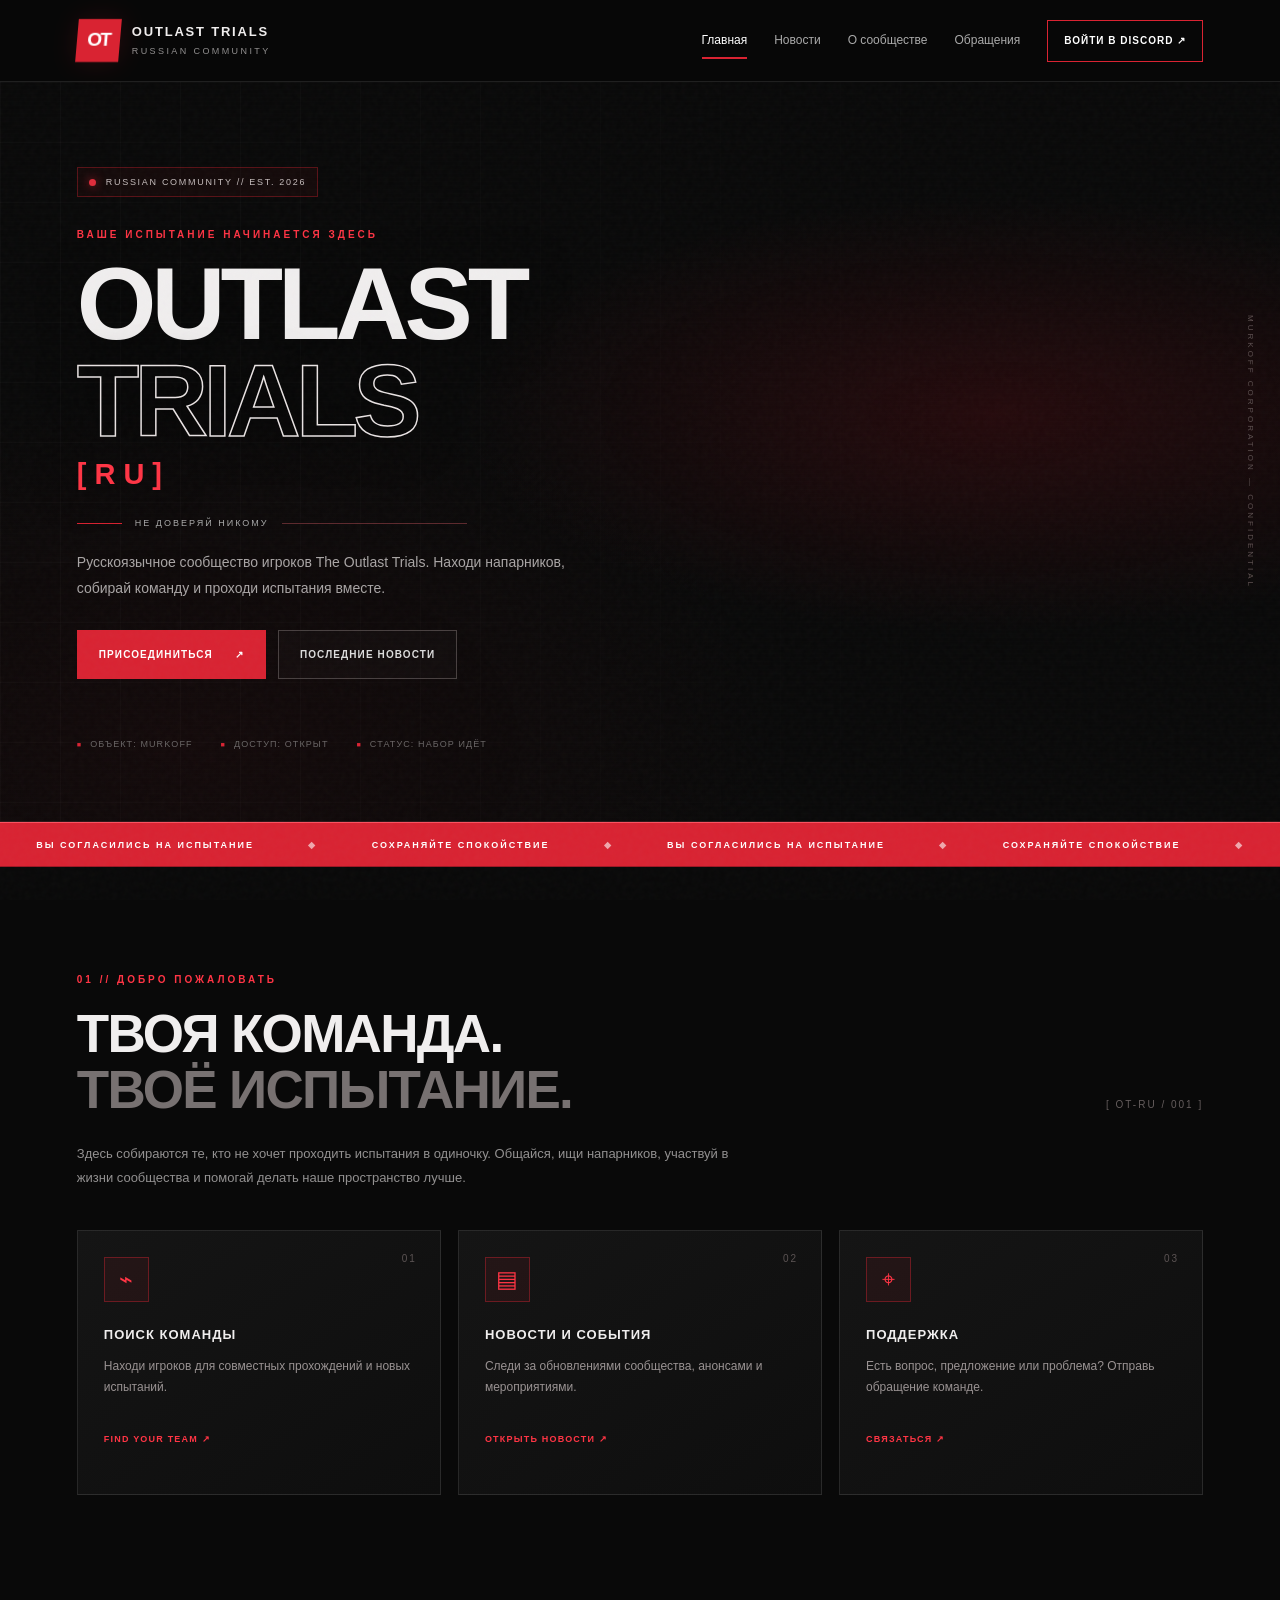
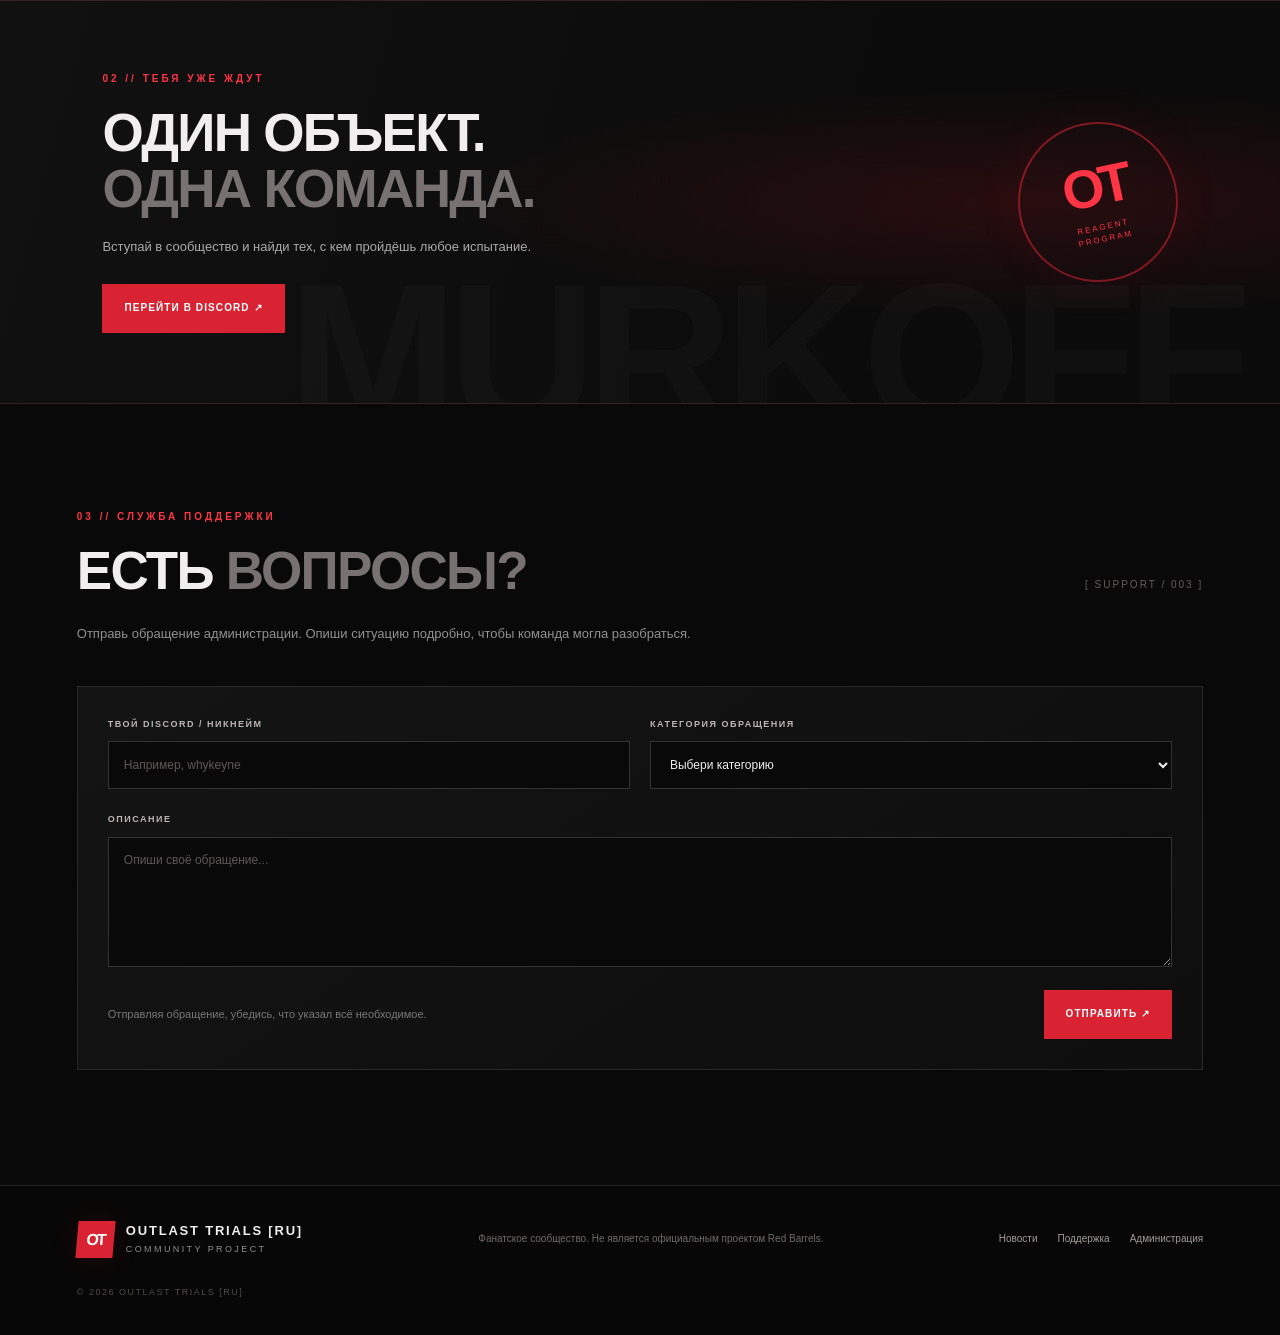
<file: index.html>
<!DOCTYPE html>
<html lang="ru">
<head>
  <meta charset="UTF-8">
  <meta name="viewport" content="width=device-width, initial-scale=1.0">
  <meta name="theme-color" content="#090909">
  <meta name="description" content="Outlast Trials [RU] — русскоязычное сообщество игроков. Находи напарников, следи за новостями и участвуй в жизни сообщества.">
  <title>Outlast Trials [RU] — Community</title>
  <link rel="stylesheet" href="css/style.css">
  <link rel="stylesheet" href="css/mobile.css">
</head>
<body>
  <div class="noise-overlay" aria-hidden="true"></div>

  <header class="site-header">
    <a class="brand" href="index.html" aria-label="Outlast Trials RU — главная">
      <span class="brand-mark">OT</span>
      <span class="brand-text">
        <strong>OUTLAST TRIALS</strong>
        <small>RUSSIAN COMMUNITY</small>
      </span>
    </a>

    <button class="menu-toggle" id="menuToggle"
      type="button" aria-label="Открыть меню" aria-expanded="false">
      <span></span><span></span><span></span>
    </button>

    <nav class="main-nav" id="mainNav">
      <a class="nav-link active" href="index.html">Главная</a>
      <a class="nav-link" href="news.html">Новости</a>
      <a class="nav-link" href="#about">О сообществе</a>
      <a class="nav-link" href="#support">Обращения</a>
      <a class="nav-join" href="https://discord.gg/aZdapExxN"
         target="_blank" rel="noopener noreferrer">ВОЙТИ В DISCORD ↗</a>
    </nav>
  </header>

  <main>
    <section class="hero">
      <div class="hero-background" aria-hidden="true"></div>
      <div class="hero-grid" aria-hidden="true"></div>

      <div class="hero-content">
        <div class="status-line">
          <span class="status-dot"></span>
          RUSSIAN COMMUNITY // EST. 2026
        </div>

        <p class="eyebrow">ВАШЕ ИСПЫТАНИЕ НАЧИНАЕТСЯ ЗДЕСЬ</p>

        <h1>
          OUTLAST
          <span>TRIALS</span>
          <em>[RU]</em>
        </h1>

        <div class="hero-divider">
          <span></span>
          <small>НЕ ДОВЕРЯЙ НИКОМУ</small>
          <span></span>
        </div>

        <p class="hero-description">
          Русскоязычное сообщество игроков The Outlast Trials.
          Находи напарников, собирай команду и проходи испытания вместе.
        </p>

        <div class="hero-actions">
          <a class="button button-primary"
             href="https://discord.gg/aZdapExxN"
             target="_blank" rel="noopener noreferrer">
            <span>ПРИСОЕДИНИТЬСЯ</span>
            <span aria-hidden="true">↗</span>
          </a>
          <a class="button button-secondary" href="news.html">
            ПОСЛЕДНИЕ НОВОСТИ
          </a>
        </div>

        <div class="hero-footnote">
          <span>ОБЪЕКТ: MURKOFF</span>
          <span>ДОСТУП: ОТКРЫТ</span>
          <span>СТАТУС: НАБОР ИДЁТ</span>
        </div>
      </div>

      <div class="hero-side-label" aria-hidden="true">
        MURKOFF CORPORATION — CONFIDENTIAL
      </div>
    </section>

    <section class="warning-strip" aria-label="Предупреждение">
      <div class="warning-track">
        <span>ВЫ СОГЛАСИЛИСЬ НА ИСПЫТАНИЕ</span>
        <span>◆</span>
        <span>СОХРАНЯЙТЕ СПОКОЙСТВИЕ</span>
        <span>◆</span>
        <span>ВЫ СОГЛАСИЛИСЬ НА ИСПЫТАНИЕ</span>
        <span>◆</span>
        <span>СОХРАНЯЙТЕ СПОКОЙСТВИЕ</span>
        <span>◆</span>
      </div>
    </section>

    <section class="section about-section" id="about">
      <div class="section-heading">
        <div>
          <p class="eyebrow">01 // ДОБРО ПОЖАЛОВАТЬ</p>
          <h2>ТВОЯ КОМАНДА.<br><span>ТВОЁ ИСПЫТАНИЕ.</span></h2>
        </div>
        <p class="section-index">[ OT-RU / 001 ]</p>
      </div>

      <p class="section-description">
        Здесь собираются те, кто не хочет проходить испытания в одиночку.
        Общайся, ищи напарников, участвуй в жизни сообщества и помогай
        делать наше пространство лучше.
      </p>

      <div class="feature-grid">
        <article class="feature-card">
          <span class="feature-number">01</span>
          <div class="feature-icon" aria-hidden="true">⌁</div>
          <h3>ПОИСК КОМАНДЫ</h3>
          <p>Находи игроков для совместных прохождений и новых испытаний.</p>
          <span class="feature-bottom">FIND YOUR TEAM ↗</span>
        </article>

        <article class="feature-card">
          <span class="feature-number">02</span>
          <div class="feature-icon" aria-hidden="true">▤</div>
          <h3>НОВОСТИ И СОБЫТИЯ</h3>
          <p>Следи за обновлениями сообщества, анонсами и мероприятиями.</p>
          <a class="feature-bottom" href="news.html">ОТКРЫТЬ НОВОСТИ ↗</a>
        </article>

        <article class="feature-card">
          <span class="feature-number">03</span>
          <div class="feature-icon" aria-hidden="true">⌖</div>
          <h3>ПОДДЕРЖКА</h3>
          <p>Есть вопрос, предложение или проблема? Отправь обращение команде.</p>
          <a class="feature-bottom" href="#support">СВЯЗАТЬСЯ ↗</a>
        </article>
      </div>
    </section>

    <section class="community-banner">
      <div class="banner-content">
        <p class="eyebrow">02 // ТЕБЯ УЖЕ ЖДУТ</p>
        <h2>ОДИН ОБЪЕКТ.<br><span>ОДНА КОМАНДА.</span></h2>
        <p>Вступай в сообщество и найди тех, с кем пройдёшь любое испытание.</p>
        <a class="button button-primary"
           href="https://discord.gg/aZdapExxN"
           target="_blank" rel="noopener noreferrer">
          ПЕРЕЙТИ В DISCORD ↗
        </a>
      </div>
      <div class="banner-stamp" aria-hidden="true">
        <span>OT</span>
        <small>REAGENT<br>PROGRAM</small>
      </div>
    </section>

    <section class="section support-section" id="support">
      <div class="section-heading">
        <div>
          <p class="eyebrow">03 // СЛУЖБА ПОДДЕРЖКИ</p>
          <h2>ЕСТЬ <span>ВОПРОСЫ?</span></h2>
        </div>
        <p class="section-index">[ SUPPORT / 003 ]</p>
      </div>

      <p class="section-description">
        Отправь обращение администрации. Опиши ситуацию подробно,
        чтобы команда могла разобраться.
      </p>

      <form class="support-form" id="supportForm">
        <div class="form-row">
          <label class="form-field">
            <span>ТВОЙ DISCORD / НИКНЕЙМ</span>
            <input type="text" name="discord" maxlength="100"
              placeholder="Например, whykeyne" required>
          </label>

          <label class="form-field">
            <span>КАТЕГОРИЯ ОБРАЩЕНИЯ</span>
            <select name="category" required>
              <option value="" disabled selected>Выбери категорию</option>
              <option value="Вопрос">Вопрос</option>
              <option value="Жалоба">Жалоба</option>
              <option value="Предложение">Предложение</option>
              <option value="Техническая проблема">Техническая проблема</option>
              <option value="Другое">Другое</option>
            </select>
          </label>
        </div>

        <label class="form-field">
          <span>ОПИСАНИЕ</span>
          <textarea name="message" rows="5" maxlength="4000"
            placeholder="Опиши своё обращение..." required></textarea>
        </label>

        <div class="form-submit-row">
          <p>Отправляя обращение, убедись, что указал всё необходимое.</p>
          <button class="button button-primary" type="submit">
            ОТПРАВИТЬ ↗
          </button>
        </div>

        <p class="form-status" id="supportStatus" role="status"
          aria-live="polite"></p>
      </form>
    </section>
  </main>

  <footer class="site-footer">
    <a class="brand footer-brand" href="index.html">
      <span class="brand-mark">OT</span>
      <span class="brand-text">
        <strong>OUTLAST TRIALS [RU]</strong>
        <small>COMMUNITY PROJECT</small>
      </span>
    </a>

    <p>Фанатское сообщество. Не является официальным проектом Red Barrels.</p>

    <div class="footer-links">
      <a href="news.html">Новости</a>
      <a href="#support">Поддержка</a>
      <a href="admin.html">Администрация</a>
    </div>

    <small class="copyright">© 2026 OUTLAST TRIALS [RU]</small>
  </footer>

  <script src="js/main.js"></script>
  <script src="js/support.js"></script>
</body>
</html>
</file>
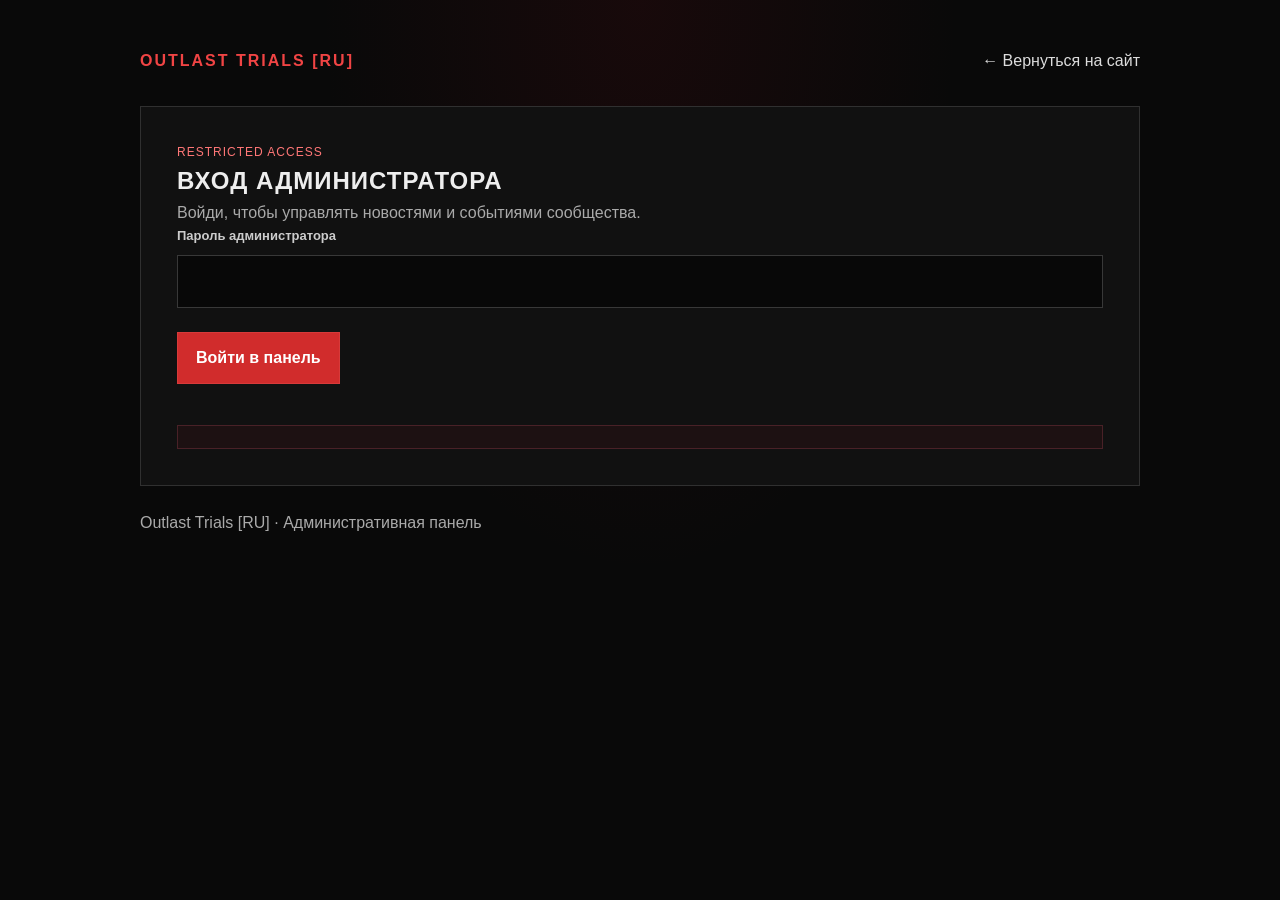
<file: admin.html>
<!DOCTYPE html>
<html lang="ru">
<head>
  <meta charset="UTF-8">
  <meta name="viewport" content="width=device-width, initial-scale=1.0">
  <meta name="theme-color" content="#090909">
  <meta name="robots" content="noindex, nofollow">
  <title>Панель администратора | Outlast Trials [RU]</title>
  <link rel="stylesheet" href="css/style.css">
  <link rel="stylesheet" href="css/mobile.css">

  <style>
    body {
      min-height: 100vh;
      background: #090909;
      color: #eee;
    }

    .admin-page {
      width: min(100% - 32px, 1000px);
      margin: 0 auto;
      padding: 48px 0 80px;
    }

    .admin-top {
      display: flex;
      justify-content: space-between;
      align-items: center;
      flex-wrap: wrap;
      gap: 16px;
      margin-bottom: 32px;
    }

    .admin-brand {
      color: #f04444;
      font-weight: 900;
      letter-spacing: 2px;
      text-transform: uppercase;
    }

    .admin-panel {
      background: #111;
      border: 1px solid #303030;
      padding: clamp(20px, 5vw, 36px);
      margin-bottom: 24px;
    }

    .admin-panel h1,
    .admin-panel h2 {
      margin-top: 0;
      text-transform: uppercase;
      letter-spacing: 1px;
    }

    .admin-muted {
      color: #aaa;
      line-height: 1.6;
    }

    .admin-form {
      display: grid;
      gap: 16px;
    }

    .admin-field {
      display: grid;
      gap: 8px;
    }

    .admin-field label {
      font-size: 13px;
      color: #ccc;
      font-weight: 700;
    }

    .admin-field input,
    .admin-field textarea,
    .admin-field select {
      width: 100%;
      box-sizing: border-box;
      background: #080808;
      color: #eee;
      border: 1px solid #383838;
      padding: 13px 14px;
      font: inherit;
      border-radius: 0;
    }

    .admin-field textarea {
      min-height: 130px;
      resize: vertical;
    }

    .admin-field input:focus,
    .admin-field textarea:focus,
    .admin-field select:focus {
      outline: 1px solid #d83a3a;
      border-color: #d83a3a;
    }

    .admin-actions {
      display: flex;
      flex-wrap: wrap;
      gap: 10px;
      margin-top: 8px;
    }

    .admin-btn {
      border: 1px solid #d83a3a;
      background: #d12c2c;
      color: white;
      padding: 12px 18px;
      font: inherit;
      font-weight: 700;
      cursor: pointer;
    }

    .admin-btn:hover {
      background: #ed4141;
    }

    .admin-btn.secondary {
      background: transparent;
      border-color: #444;
    }

    .admin-btn.secondary:hover {
      background: #222;
    }

    .admin-btn.danger {
      background: #240c0c;
      border-color: #702222;
    }

    .admin-status {
      min-height: 24px;
      color: #f07878;
      overflow-wrap: anywhere;
    }

    .admin-status.success {
      color: #83d99a;
    }

    .admin-post {
      border: 1px solid #333;
      padding: 18px;
      margin-top: 12px;
      background: #0b0b0b;
    }

    .admin-post h3 {
      margin: 0 0 8px;
      overflow-wrap: anywhere;
    }

    .admin-post p {
      color: #aaa;
      overflow-wrap: anywhere;
    }

    .admin-tag {
      color: #ff7777;
      font-size: 12px;
      text-transform: uppercase;
      letter-spacing: 1px;
    }

    .admin-hidden {
      display: none !important;
    }

    .admin-back {
      color: #ddd;
      text-decoration: none;
    }

    .admin-back:hover {
      color: #ff6666;
    }

    @media (max-width: 600px) {
      .admin-page {
        width: min(100% - 20px, 1000px);
        padding-top: 24px;
      }

      .admin-actions .admin-btn {
        width: 100%;
      }
    }
  </style>
</head>

<body>
  <main class="admin-page">
    <header class="admin-top">
      <div class="admin-brand">OUTLAST TRIALS [RU]</div>
      <a class="admin-back" href="index.html">← Вернуться на сайт</a>
    </header>

    <section class="admin-panel" id="loginPanel">
      <p class="admin-tag">Restricted access</p>
      <h1>Вход администратора</h1>
      <p class="admin-muted">
        Войди, чтобы управлять новостями и событиями сообщества.
      </p>

      <form class="admin-form" id="adminLoginForm">
        <div class="admin-field">
          <label for="adminPassword">Пароль администратора</label>
          <input
            id="adminPassword"
            name="password"
            type="password"
            autocomplete="current-password"
            maxlength="500"
            required
          >
        </div>

        <div class="admin-actions">
          <button class="admin-btn" type="submit" id="loginButton">
            Войти в панель
          </button>
        </div>

        <p class="admin-status" id="adminLoginStatus" role="status" aria-live="polite"></p>
      </form>
    </section>

    <section class="admin-hidden" id="adminDashboard">
      <div class="admin-panel">
        <div class="admin-top">
          <div>
            <p class="admin-tag">Content management</p>
            <h1>Управление публикациями</h1>
          </div>
          <button class="admin-btn secondary" type="button" id="logoutButton">
            Выйти
          </button>
        </div>

        <p class="admin-muted">
          Создавай новости, публикуй события и отмечай важные объявления.
        </p>

        <form class="admin-form" id="postForm">
          <input type="hidden" id="postId">

          <div class="admin-field">
            <label for="postTitle">Заголовок</label>
            <input id="postTitle" maxlength="180" required>
          </div>

          <div class="admin-field">
            <label for="postCategory">Категория</label>
            <select id="postCategory" required>
              <option value="news">Новости</option>
              <option value="events">События</option>
              <option value="important">Важное</option>
            </select>
          </div>

          <div class="admin-field">
            <label for="postSummary">Краткое описание</label>
            <textarea id="postSummary" maxlength="500" required></textarea>
          </div>

          <div class="admin-field">
            <label for="postContent">Полный текст</label>
            <textarea id="postContent" maxlength="30000" required></textarea>
          </div>

          <div class="admin-field">
            <label for="postImage">Ссылка на изображение (необязательно)</label>
            <input id="postImage" type="url" maxlength="2000" placeholder="https://example.com/image.jpg">
          </div>

          <div class="admin-actions">
            <button class="admin-btn" type="submit" id="savePostButton">
              Опубликовать
            </button>
            <button class="admin-btn secondary" type="button" id="cancelEditButton">
              Очистить форму
            </button>
            <button class="admin-btn secondary" type="button" id="refreshPostsButton">
              Обновить список
            </button>
          </div>

          <p class="admin-status" id="postFormStatus" role="status" aria-live="polite"></p>
        </form>
      </div>

      <div class="admin-panel">
        <h2>Опубликованные материалы</h2>
        <p class="admin-muted" id="postsCounter">Загрузка списка...</p>
        <div id="adminPostsList" aria-live="polite"></div>
        <p class="admin-status" id="postsStatus" role="status" aria-live="polite"></p>
      </div>
    </section>

    <footer class="admin-muted">
      Outlast Trials [RU] · Административная панель
    </footer>
  </main>

  <script src="js/admin.js" defer></script>
</body>
</html>
</file>
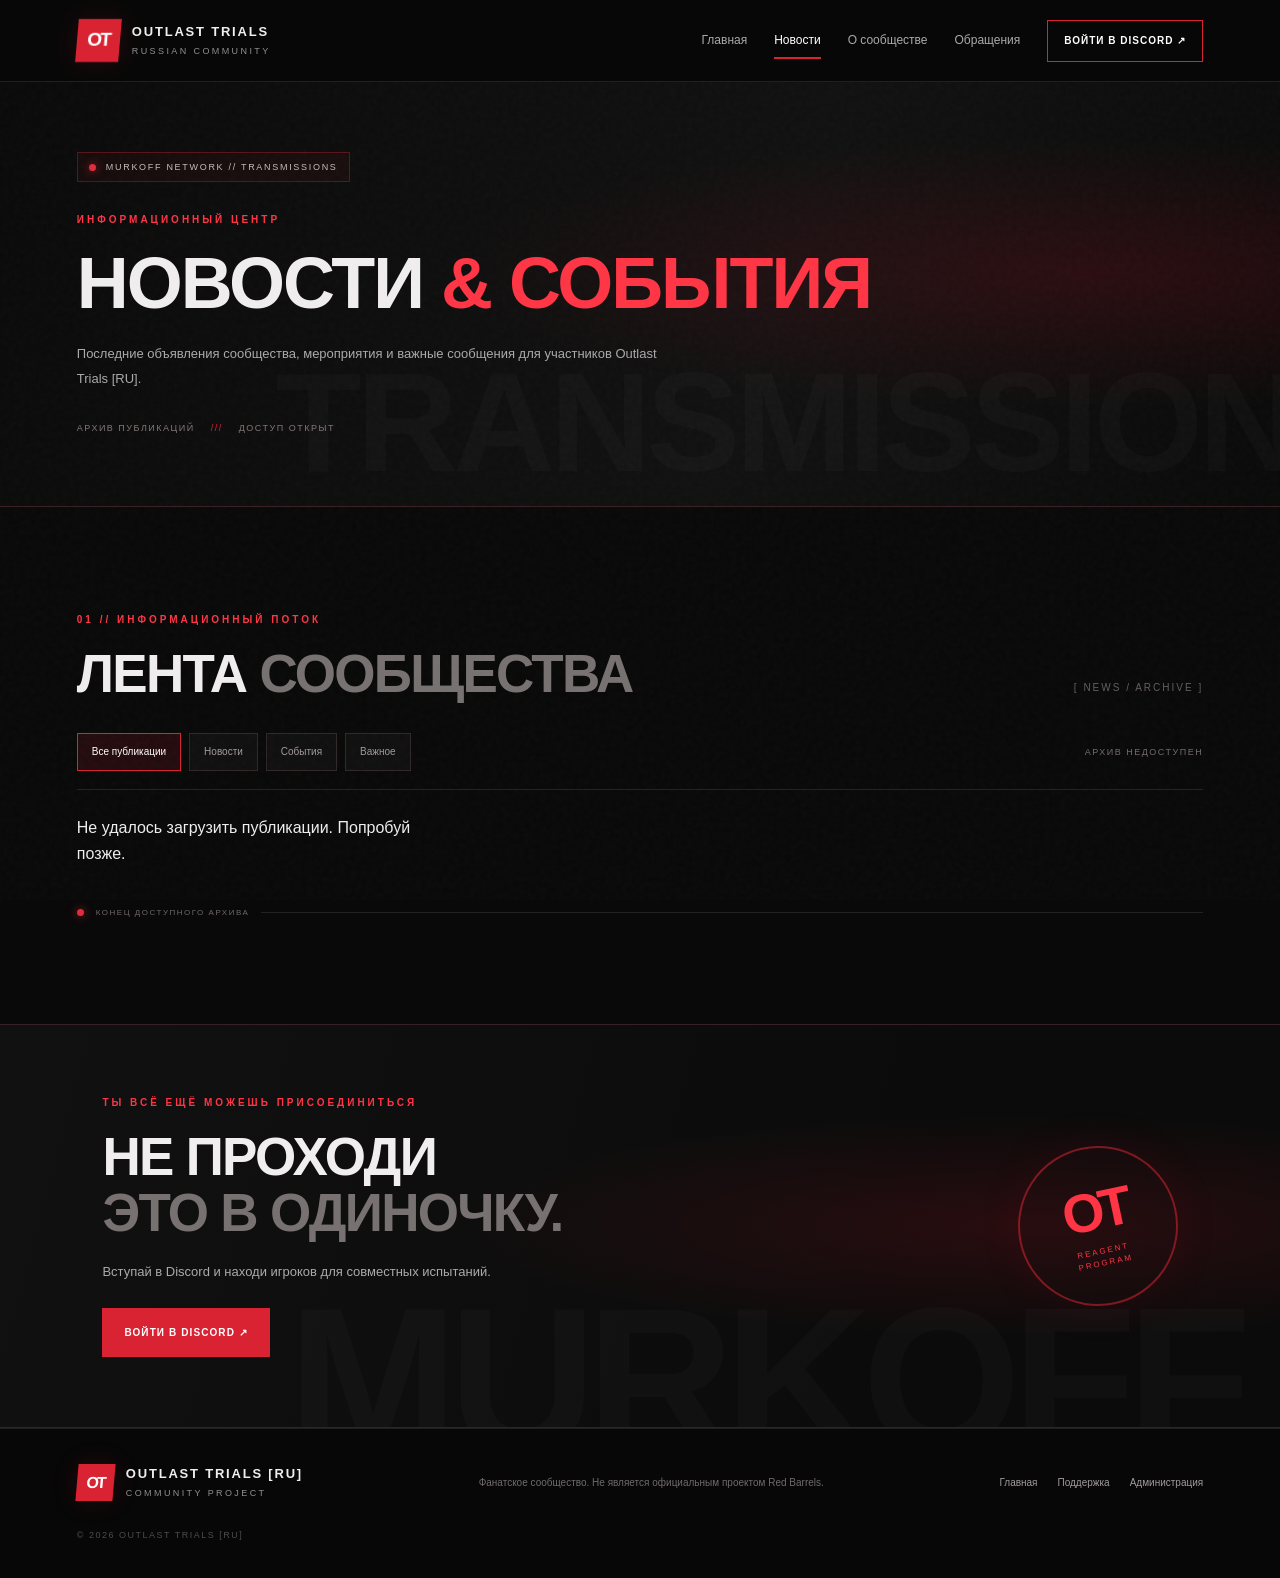
<file: news.html>
<!DOCTYPE html>
<html lang="ru">
<head>
  <meta charset="UTF-8">
  <meta name="viewport" content="width=device-width, initial-scale=1.0">
  <meta name="theme-color" content="#090909">
  <meta name="description" content="Новости, объявления и события сообщества Outlast Trials [RU].">
  <title>Новости и события | Outlast Trials [RU]</title>
  <link rel="stylesheet" href="css/style.css">
  <link rel="stylesheet" href="css/mobile.css">
</head>
<body>
  <div class="noise-overlay" aria-hidden="true"></div>

  <header class="site-header">
    <a class="brand" href="index.html" aria-label="Outlast Trials RU — главная">
      <span class="brand-mark">OT</span>
      <span class="brand-text">
        <strong>OUTLAST TRIALS</strong>
        <small>RUSSIAN COMMUNITY</small>
      </span>
    </a>

    <button class="menu-toggle" id="menuToggle" type="button"
      aria-label="Открыть меню" aria-expanded="false">
      <span></span><span></span><span></span>
    </button>

    <nav class="main-nav" id="mainNav">
      <a class="nav-link" href="index.html">Главная</a>
      <a class="nav-link active" href="news.html">Новости</a>
      <a class="nav-link" href="index.html#about">О сообществе</a>
      <a class="nav-link" href="index.html#support">Обращения</a>
      <a class="nav-join" href="https://discord.gg/aZdapExxN"
         target="_blank" rel="noopener noreferrer">ВОЙТИ В DISCORD ↗</a>
    </nav>
  </header>

  <main>
    <section class="page-hero">
      <div class="page-hero-content">
        <div class="status-line">
          <span class="status-dot"></span>
          MURKOFF NETWORK // TRANSMISSIONS
        </div>

        <p class="eyebrow">ИНФОРМАЦИОННЫЙ ЦЕНТР</p>
        <h1>НОВОСТИ <span>& СОБЫТИЯ</span></h1>
        <p>
          Последние объявления сообщества, мероприятия и важные сообщения
          для участников Outlast Trials [RU].
        </p>

        <div class="page-hero-meta">
          <span>АРХИВ ПУБЛИКАЦИЙ</span>
          <span>///</span>
          <span>ДОСТУП ОТКРЫТ</span>
        </div>
      </div>
    </section>

    <section class="section news-section">
      <div class="section-heading">
        <div>
          <p class="eyebrow">01 // ИНФОРМАЦИОННЫЙ ПОТОК</p>
          <h2>ЛЕНТА <span>СООБЩЕСТВА</span></h2>
        </div>
        <p class="section-index">[ NEWS / ARCHIVE ]</p>
      </div>

      <div class="news-toolbar">
        <div class="news-filters" role="group" aria-label="Фильтр новостей">
          <button class="news-filter is-active" type="button"
            data-filter="all" aria-pressed="true">Все публикации</button>
          <button class="news-filter" type="button"
            data-filter="news" aria-pressed="false">Новости</button>
          <button class="news-filter" type="button"
            data-filter="events" aria-pressed="false">События</button>
          <button class="news-filter" type="button"
            data-filter="important" aria-pressed="false">Важное</button>
        </div>

        <span class="news-counter" id="newsCounter">ЗАГРУЗКА...</span>
      </div>

      <div class="news-grid" id="newsGrid" aria-live="polite">
        <p class="news-load-message">Загружаем публикации...</p>
      </div>

      <div class="news-empty" id="newsEmpty" hidden>
        <span>///</span>
        <h3>ЗАПИСИ НЕ НАЙДЕНЫ</h3>
        <p>В этой категории пока нет публикаций.</p>
      </div>

      <div class="news-bottom-note">
        <span class="status-dot"></span>
        <p>КОНЕЦ ДОСТУПНОГО АРХИВА</p>
        <span class="news-bottom-line"></span>
      </div>
    </section>

    <section class="community-banner">
      <div class="banner-content">
        <p class="eyebrow">ТЫ ВСЁ ЕЩЁ МОЖЕШЬ ПРИСОЕДИНИТЬСЯ</p>
        <h2>НЕ ПРОХОДИ<br><span>ЭТО В ОДИНОЧКУ.</span></h2>
        <p>Вступай в Discord и находи игроков для совместных испытаний.</p>
        <a class="button button-primary"
           href="https://discord.gg/aZdapExxN"
           target="_blank" rel="noopener noreferrer">
          ВОЙТИ В DISCORD ↗
        </a>
      </div>
      <div class="banner-stamp" aria-hidden="true">
        <span>OT</span>
        <small>REAGENT<br>PROGRAM</small>
      </div>
    </section>
  </main>

  <footer class="site-footer">
    <a class="brand footer-brand" href="index.html">
      <span class="brand-mark">OT</span>
      <span class="brand-text">
        <strong>OUTLAST TRIALS [RU]</strong>
        <small>COMMUNITY PROJECT</small>
      </span>
    </a>

    <p>Фанатское сообщество. Не является официальным проектом Red Barrels.</p>

    <div class="footer-links">
      <a href="index.html">Главная</a>
      <a href="index.html#support">Поддержка</a>
      <a href="admin.html">Администрация</a>
    </div>

    <small class="copyright">© 2026 OUTLAST TRIALS [RU]</small>
  </footer>

  <script src="js/main.js"></script>
  <script src="js/news.js"></script>
</body>
</html>
</file>
<file: css/style.css>
/* =========================================
   OUTLAST TRIALS [RU] — MAIN STYLES
   ========================================= */

:root {
  --bg: #090909;
  --bg-soft: #101010;
  --panel: #141414;
  --panel-hover: #1b1717;
  --red: #d92332;
  --red-bright: #ff3545;
  --text: #f0eeee;
  --muted: #929090;
  --border: rgba(255, 255, 255, 0.10);
  --font: Arial, Helvetica, sans-serif;
  --content-width: 1180px;
}

* {
  box-sizing: border-box;
  margin: 0;
  padding: 0;
}

html {
  scroll-behavior: smooth;
  scroll-padding-top: 90px;
}

body {
  background: var(--bg);
  color: var(--text);
  font-family: var(--font);
  line-height: 1.6;
  overflow-x: hidden;
}

body::selection {
  background: var(--red);
  color: #fff;
}

a {
  color: inherit;
  text-decoration: none;
}

button,
input,
textarea,
select {
  font: inherit;
}

button,
a,
input,
textarea,
select {
  -webkit-tap-highlight-color: transparent;
}

button:focus-visible,
a:focus-visible,
input:focus-visible,
textarea:focus-visible,
select:focus-visible {
  outline: 2px solid var(--red-bright);
  outline-offset: 4px;
}

.noise-overlay {
  position: fixed;
  inset: 0;
  z-index: 20;
  pointer-events: none;
  opacity: 0.055;
  background-image: url("data:image/svg+xml,%3Csvg viewBox='0 0 180 180' xmlns='http://www.w3.org/2000/svg'%3E%3Cfilter id='n'%3E%3CfeTurbulence type='fractalNoise' baseFrequency='.92' numOctaves='3' stitchTiles='stitch'/%3E%3C/filter%3E%3Crect width='100%25' height='100%25' filter='url(%23n)' opacity='.5'/%3E%3C/svg%3E");
}

.site-header {
  min-height: 82px;
  padding: 0 6%;
  display: flex;
  align-items: center;
  justify-content: space-between;
  gap: 30px;
  background: rgba(8, 8, 8, 0.96);
  border-bottom: 1px solid var(--border);
  position: sticky;
  top: 0;
  z-index: 30;
  backdrop-filter: blur(14px);
}

.brand {
  display: inline-flex;
  align-items: center;
  gap: 12px;
  flex-shrink: 0;
}

.brand-mark {
  width: 43px;
  height: 43px;
  display: grid;
  place-items: center;
  background: var(--red);
  color: white;
  font-size: 19px;
  font-weight: 900;
  letter-spacing: -2px;
  transform: skew(-5deg);
  box-shadow: 0 0 25px rgba(217, 35, 50, 0.15);
}

.brand-text {
  display: flex;
  flex-direction: column;
  line-height: 1.25;
}

.brand-text strong {
  font-size: 13px;
  letter-spacing: 1.8px;
  font-weight: 900;
}

.brand-text small {
  margin-top: 5px;
  font-size: 9px;
  color: var(--muted);
  letter-spacing: 2.4px;
}

.main-nav {
  display: flex;
  align-items: center;
  justify-content: flex-end;
  gap: 27px;
}

.nav-link {
  color: #aaa;
  font-size: 12px;
  transition: color 0.2s;
}

.nav-link:hover,
.nav-link.active {
  color: white;
}

.nav-link.active {
  position: relative;
}

.nav-link.active::after {
  content: "";
  position: absolute;
  height: 2px;
  background: var(--red);
  left: 0;
  right: 0;
  bottom: -9px;
}

.nav-join {
  border: 1px solid var(--red);
  padding: 12px 16px;
  color: white;
  font-size: 10px;
  font-weight: 800;
  letter-spacing: 1px;
  transition: background 0.2s, box-shadow 0.2s;
}

.nav-join:hover {
  background: var(--red);
  box-shadow: 0 0 25px rgba(217, 35, 50, 0.22);
}

.menu-toggle {
  display: none;
}

/* HERO */

.hero {
  min-height: 670px;
  position: relative;
  display: flex;
  align-items: center;
  overflow: hidden;
  background: #090909;
  border-bottom: 1px solid #2b1618;
}

.hero-background {
  position: absolute;
  inset: 0;
  background:
    radial-gradient(ellipse at 78% 45%, rgba(135, 15, 25, 0.22), transparent 38%),
    radial-gradient(ellipse at 15% 90%, rgba(88, 15, 20, 0.13), transparent 38%),
    linear-gradient(90deg, #090909 0%, rgba(9, 9, 9, 0.96) 45%, rgba(9, 9, 9, 0.68) 100%);
}

.hero-background::after {
  content: "";
  position: absolute;
  inset: 0;
  opacity: 0.35;
  background: repeating-linear-gradient(
    0deg,
    transparent,
    transparent 3px,
    rgba(255, 255, 255, 0.025) 4px
  );
}

.hero-grid {
  position: absolute;
  inset: 0;
  background-image:
    linear-gradient(rgba(255, 255, 255, 0.025) 1px, transparent 1px),
    linear-gradient(90deg, rgba(255, 255, 255, 0.025) 1px, transparent 1px);
  background-size: 60px 60px;
  mask-image: linear-gradient(90deg, black, transparent 95%);
}

.hero-content {
  position: relative;
  z-index: 2;
  width: min(var(--content-width), 88%);
  margin: 0 auto;
  padding: 85px 0 70px;
  animation: reveal 0.8s ease both;
}

.status-line {
  display: inline-flex;
  align-items: center;
  gap: 10px;
  border: 1px solid rgba(217, 35, 50, 0.35);
  background: rgba(217, 35, 50, 0.055);
  color: #c7bebe;
  padding: 7px 11px;
  font-size: 9px;
  letter-spacing: 1.7px;
  margin-bottom: 30px;
}

.status-dot {
  width: 7px;
  height: 7px;
  border-radius: 50%;
  background: var(--red-bright);
  box-shadow: 0 0 12px var(--red);
  animation: pulse 1.8s infinite;
}

.eyebrow {
  color: var(--red-bright);
  font-size: 10px;
  font-weight: 800;
  letter-spacing: 3px;
  margin-bottom: 18px;
}

.hero h1 {
  font-size: clamp(55px, 8vw, 104px);
  font-weight: 900;
  line-height: 0.83;
  letter-spacing: -5px;
  position: relative;
  width: fit-content;
  text-shadow: 0 5px 40px rgba(0, 0, 0, 0.5);
}

.hero h1 > span {
  display: block;
  color: transparent;
  -webkit-text-stroke: 1.5px #e9e3e3;
  margin-top: 12px;
}

.hero h1 em {
  display: block;
  color: var(--red-bright);
  font-size: 29px;
  font-style: normal;
  letter-spacing: 8px;
  margin-top: 19px;
}

.hero-divider {
  display: flex;
  align-items: center;
  gap: 13px;
  margin: 30px 0 18px;
  max-width: 390px;
}

.hero-divider span {
  height: 1px;
  background: #5d292d;
  flex: 1;
}

.hero-divider span:first-child {
  max-width: 45px;
  background: var(--red);
}

.hero-divider small {
  color: #aaa;
  font-size: 9px;
  letter-spacing: 2px;
}

.hero-description {
  max-width: 510px;
  color: #a9a5a5;
  font-size: 14px;
  line-height: 1.9;
}

.hero-actions {
  display: flex;
  flex-wrap: wrap;
  gap: 12px;
  margin-top: 28px;
}

.button {
  display: inline-flex;
  align-items: center;
  justify-content: center;
  gap: 22px;
  min-height: 49px;
  padding: 0 21px;
  border: 1px solid transparent;
  cursor: pointer;
  font-size: 10px;
  font-weight: 900;
  letter-spacing: 1.1px;
  transition:
    background 0.2s,
    border-color 0.2s,
    transform 0.2s,
    box-shadow 0.2s;
}

.button:hover {
  transform: translateY(-2px);
}

.button-primary {
  background: var(--red);
  color: white;
}

.button-primary:hover {
  background: var(--red-bright);
  box-shadow: 0 7px 30px rgba(217, 35, 50, 0.22);
}

.button-secondary {
  color: #ddd;
  border-color: #484040;
  background: rgba(255, 255, 255, 0.02);
}

.button-secondary:hover {
  border-color: var(--red);
  background: rgba(217, 35, 50, 0.08);
}

.hero-footnote {
  display: flex;
  flex-wrap: wrap;
  gap: 28px;
  margin-top: 58px;
  color: #696565;
  font-size: 9px;
  letter-spacing: 1.1px;
}

.hero-footnote span::before {
  content: "■";
  color: var(--red);
  font-size: 7px;
  margin-right: 8px;
}

.hero-side-label {
  position: absolute;
  right: 24px;
  top: 50%;
  writing-mode: vertical-rl;
  transform: translateY(-50%);
  font-size: 8px;
  letter-spacing: 3px;
  color: #5d5050;
}

/* WARNING STRIP */

.warning-strip {
  overflow: hidden;
  background: var(--red);
  color: #fff;
  border-top: 1px solid #fa5260;
  border-bottom: 1px solid #9e1724;
}

.warning-track {
  min-height: 43px;
  display: flex;
  align-items: center;
  justify-content: space-around;
  gap: 30px;
  padding: 8px 24px;
  white-space: nowrap;
  font-size: 9px;
  font-weight: 900;
  letter-spacing: 2px;
}

.warning-track span:nth-child(even) {
  opacity: 0.6;
}

/* GENERAL SECTIONS */

.section {
  width: min(var(--content-width), 88%);
  margin: 0 auto;
  padding: 105px 0;
}

.section-heading {
  display: flex;
  justify-content: space-between;
  align-items: flex-end;
  gap: 24px;
  margin-bottom: 24px;
}

.section-heading h2,
.banner-content h2 {
  font-size: clamp(31px, 4.5vw, 53px);
  font-weight: 900;
  line-height: 1.05;
  letter-spacing: -1.7px;
}

.section-heading h2 span,
.banner-content h2 span {
  color: #777171;
}

.section-index {
  color: #655d5d;
  font-size: 10px;
  letter-spacing: 2px;
  white-space: nowrap;
  padding-bottom: 5px;
}

.section-description {
  max-width: 690px;
  color: var(--muted);
  font-size: 13px;
  line-height: 1.9;
  margin-bottom: 39px;
}

/* FEATURE CARDS */

.feature-grid {
  display: grid;
  grid-template-columns: repeat(3, minmax(0, 1fr));
  gap: 17px;
}

.feature-card {
  min-height: 265px;
  padding: 26px;
  position: relative;
  overflow: hidden;
  background: linear-gradient(145deg, #151515, #0e0e0e);
  border: 1px solid var(--border);
  transition:
    transform 0.25s,
    border-color 0.25s,
    background 0.25s;
}

.feature-card::before {
  content: "";
  position: absolute;
  left: 0;
  top: 0;
  height: 2px;
  width: 0;
  background: var(--red);
  transition: width 0.3s;
}

.feature-card:hover {
  transform: translateY(-5px);
  border-color: rgba(217, 35, 50, 0.5);
  background: linear-gradient(145deg, #1b1515, #101010);
}

.feature-card:hover::before {
  width: 100%;
}

.feature-number {
  position: absolute;
  top: 20px;
  right: 23px;
  color: #5b5353;
  font-size: 10px;
  letter-spacing: 2px;
}

.feature-icon {
  width: 45px;
  height: 45px;
  display: grid;
  place-items: center;
  border: 1px solid rgba(217, 35, 50, 0.4);
  color: var(--red-bright);
  background: rgba(217, 35, 50, 0.07);
  font-size: 23px;
  margin-bottom: 23px;
}

.feature-card h3 {
  font-size: 13px;
  letter-spacing: 1px;
  margin-bottom: 10px;
}

.feature-card p {
  color: #999292;
  font-size: 12px;
  line-height: 1.8;
  margin-bottom: 25px;
}

.feature-bottom {
  display: inline-block;
  color: var(--red-bright);
  font-size: 9px;
  font-weight: 900;
  letter-spacing: 1.2px;
  transition: color 0.2s;
}

.feature-bottom:hover {
  color: #fff;
}

/* COMMUNITY BANNER */

.community-banner {
  min-height: 360px;
  padding: 70px 8%;
  position: relative;
  overflow: hidden;
  display: flex;
  align-items: center;
  justify-content: space-between;
  gap: 40px;
  border-top: 1px solid #382024;
  border-bottom: 1px solid #382024;
  background:
    radial-gradient(ellipse at 80% 50%, rgba(139, 20, 30, 0.23), transparent 40%),
    linear-gradient(105deg, #111, #0b0b0b 70%);
}

.community-banner::after {
  content: "MURKOFF";
  position: absolute;
  right: 3%;
  bottom: -55px;
  font-size: clamp(90px, 16vw, 210px);
  line-height: 1;
  font-weight: 900;
  color: rgba(255, 255, 255, 0.025);
  letter-spacing: -10px;
  pointer-events: none;
}

.banner-content {
  position: relative;
  z-index: 1;
  max-width: 600px;
}

.banner-content > p:not(.eyebrow) {
  max-width: 480px;
  margin: 19px 0 25px;
  color: #aaa;
  font-size: 13px;
  line-height: 1.8;
}

.banner-stamp {
  width: 160px;
  height: 160px;
  flex-shrink: 0;
  border: 2px solid rgba(217, 35, 50, 0.55);
  border-radius: 50%;
  display: flex;
  flex-direction: column;
  align-items: center;
  justify-content: center;
  color: var(--red-bright);
  transform: rotate(-12deg);
  box-shadow: 0 0 50px rgba(217, 35, 50, 0.07);
}

.banner-stamp span {
  font-size: 54px;
  font-weight: 900;
  letter-spacing: -5px;
  line-height: 1;
}

.banner-stamp small {
  margin-top: 9px;
  font-size: 8px;
  text-align: center;
  letter-spacing: 2px;
  line-height: 1.5;
}

/* SUPPORT FORM */

.support-section {
  padding-bottom: 115px;
}

.support-form {
  padding: 30px;
  border: 1px solid var(--border);
  background: linear-gradient(145deg, #141414, #0e0e0e);
}

.form-row {
  display: grid;
  grid-template-columns: 1fr 1fr;
  gap: 20px;
}

.form-field {
  display: flex;
  flex-direction: column;
  gap: 10px;
  margin-bottom: 23px;
}

.form-field > span {
  color: #bcb5b5;
  font-size: 9px;
  font-weight: 900;
  letter-spacing: 1.5px;
}

.form-field input,
.form-field select,
.form-field textarea {
  width: 100%;
  min-height: 48px;
  padding: 13px 15px;
  background: #090909;
  border: 1px solid #333;
  border-radius: 0;
  color: var(--text);
  font-size: 12px;
  outline: none;
  transition: border-color 0.2s;
}

.form-field input::placeholder,
.form-field textarea::placeholder {
  color: #5e5858;
}

.form-field input:focus,
.form-field select:focus,
.form-field textarea:focus {
  border-color: var(--red);
}

.form-field select {
  cursor: pointer;
}

.form-field select option {
  background: #101010;
  color: white;
}

.form-field textarea {
  min-height: 130px;
  resize: vertical;
}

.form-submit-row {
  display: flex;
  align-items: center;
  justify-content: space-between;
  gap: 20px;
}

.form-submit-row p {
  max-width: 400px;
  color: #777;
  font-size: 11px;
}

.form-status {
  margin-top: 15px;
  font-size: 12px;
  color: #aaa;
}

.form-status:empty {
  display: none;
}

/* FOOTER */

.site-footer {
  min-height: 150px;
  padding: 34px 6%;
  display: flex;
  align-items: center;
  justify-content: space-between;
  gap: 25px;
  flex-wrap: wrap;
  background: #070707;
  border-top: 1px solid var(--border);
}

.footer-brand .brand-mark {
  width: 37px;
  height: 37px;
  font-size: 16px;
}

.site-footer > p {
  max-width: 350px;
  color: #716b6b;
  font-size: 10px;
}

.footer-links {
  display: flex;
  flex-wrap: wrap;
  gap: 20px;
}

.footer-links a {
  color: #a29b9b;
  font-size: 10px;
  transition: color 0.2s;
}

.footer-links a:hover {
  color: var(--red-bright);
}

.copyright {
  width: 100%;
  color: #514b4b;
  font-size: 9px;
  letter-spacing: 1.5px;
}

/* ANIMATIONS */

@keyframes pulse {
  0%, 100% {
    opacity: 1;
    box-shadow: 0 0 12px var(--red);
  }
  50% {
    opacity: 0.45;
    box-shadow: 0 0 3px var(--red);
  }
}

@keyframes reveal {
  from {
    opacity: 0;
    transform: translateY(15px);
  }
  to {
    opacity: 1;
    transform: translateY(0);
  }
}

@media (prefers-reduced-motion: reduce) {
  *,
  *::before,
  *::after {
    scroll-behavior: auto !important;
    animation-duration: 0.01ms !important;
    animation-iteration-count: 1 !important;
    transition-duration: 0.01ms !important;
  }
}

/* =========================================
   NEWS PAGE — OUTLAST TRIALS [RU]
   ========================================= */

.page-hero {
  position: relative;
  overflow: hidden;
  min-height: 350px;
  display: flex;
  align-items: center;
  padding: 70px 6%;
  background:
    radial-gradient(ellipse at 85% 45%, rgba(170, 15, 30, 0.19), transparent 42%),
    linear-gradient(110deg, #0a0a0a, #111 60%, #0a0a0a);
  border-bottom: 1px solid #382024;
}

.page-hero::before {
  content: "TRANSMISSION";
  position: absolute;
  right: -15px;
  bottom: -30px;
  color: rgba(255, 255, 255, 0.025);
  font-size: clamp(55px, 11vw, 145px);
  font-weight: 900;
  letter-spacing: -5px;
  white-space: nowrap;
  pointer-events: none;
}

.page-hero-content {
  width: min(1180px, 100%);
  margin: 0 auto;
  position: relative;
  z-index: 1;
  animation: reveal 0.7s ease both;
}

.page-hero h1 {
  font-size: clamp(38px, 6vw, 72px);
  line-height: 1.05;
  font-weight: 900;
  letter-spacing: -2px;
}

.page-hero h1 span {
  color: var(--red-bright);
}

.page-hero-content > p:not(.eyebrow) {
  max-width: 600px;
  margin-top: 20px;
  color: #aaa;
  font-size: 13px;
  line-height: 1.9;
}

.page-hero-meta {
  display: flex;
  flex-wrap: wrap;
  align-items: center;
  gap: 16px;
  margin-top: 30px;
  color: #827777;
  font-size: 9px;
  letter-spacing: 1.5px;
}

.page-hero-meta span:nth-child(2) {
  color: var(--red);
}

/* News toolbar and filters */

.news-section {
  min-height: 450px;
}

.news-toolbar {
  display: flex;
  align-items: center;
  justify-content: space-between;
  flex-wrap: wrap;
  gap: 20px;
  margin: 32px 0 25px;
  padding-bottom: 18px;
  border-bottom: 1px solid var(--border);
}

.news-filters {
  display: flex;
  flex-wrap: wrap;
  gap: 8px;
}

.news-filter {
  padding: 10px 14px;
  color: #a39a9a;
  background: #101010;
  border: 1px solid #302828;
  cursor: pointer;
  font-size: 10px;
  transition: color 0.2s, background 0.2s, border-color 0.2s;
}

.news-filter:hover,
.news-filter.is-active {
  color: white;
  background: rgba(217, 35, 50, 0.13);
  border-color: var(--red);
}

.news-counter {
  color: #756b6b;
  font-size: 9px;
  letter-spacing: 1.5px;
}

/* News cards */

.news-grid {
  display: grid;
  grid-template-columns: repeat(3, minmax(0, 1fr));
  gap: 18px;
  align-items: stretch;
}

.news-card {
  display: flex;
  flex-direction: column;
  min-width: 0;
  overflow: hidden;
  background: linear-gradient(145deg, #151515, #0d0d0d);
  border: 1px solid var(--border);
  transition: transform 0.25s, border-color 0.25s;
}

.news-card:hover {
  transform: translateY(-4px);
  border-color: rgba(217, 35, 50, 0.55);
}

.news-card[hidden] {
  display: none !important;
}

.news-card-top {
  min-height: 48px;
  padding: 13px 16px;
  display: flex;
  justify-content: space-between;
  align-items: center;
  gap: 10px;
  border-bottom: 1px solid rgba(255, 255, 255, 0.06);
}

.news-category {
  display: inline-block;
  padding: 5px 8px;
  font-size: 8px;
  font-weight: 900;
  letter-spacing: 1px;
}

.category-important {
  color: #ff7c86;
  background: rgba(217, 35, 50, 0.14);
  border: 1px solid rgba(217, 35, 50, 0.32);
}

.category-event {
  color: #e9bd76;
  background: rgba(185, 130, 40, 0.10);
  border: 1px solid rgba(185, 130, 40, 0.3);
}

.category-news {
  color: #a8a8ff;
  background: rgba(100, 100, 200, 0.10);
  border: 1px solid rgba(100, 100, 200, 0.3);
}

.news-card-code {
  color: #615858;
  font-size: 9px;
  letter-spacing: 1px;
  white-space: nowrap;
}

.news-card-art {
  min-height: 175px;
  position: relative;
  overflow: hidden;
  display: flex;
  flex-direction: column;
  justify-content: center;
  align-items: center;
  gap: 9px;
  background: #111;
  border-bottom: 1px solid var(--border);
}

.news-card-art::before {
  content: "";
  position: absolute;
  inset: 0;
  background: repeating-linear-gradient(
    0deg,
    transparent 0,
    transparent 4px,
    rgba(255, 255, 255, 0.025) 5px
  );
  pointer-events: none;
}

.news-card-art::after {
  content: "";
  position: absolute;
  inset: 0;
  opacity: 0.6;
  background: linear-gradient(135deg, transparent 40%, rgba(0, 0, 0, 0.65));
  pointer-events: none;
}

.news-card-art > span,
.news-card-art > small {
  position: relative;
  z-index: 1;
}

.news-art-warning {
  background:
    radial-gradient(ellipse at center, rgba(200, 25, 40, 0.3), transparent 60%),
    repeating-linear-gradient(135deg, #171010 0 15px, #1d1112 15px 30px);
}

.news-art-warning > span {
  color: var(--red-bright);
  font-size: 76px;
  font-weight: 900;
  line-height: 1;
  text-shadow: 0 0 30px rgba(255, 40, 60, 0.35);
}

.news-art-event {
  background:
    radial-gradient(ellipse at 50% 120%, rgba(190, 100, 30, 0.2), transparent 65%),
    #111;
}

.news-art-event > span {
  color: #e5d2c1;
  font-size: 34px;
  font-weight: 900;
  letter-spacing: 5px;
  text-shadow: 3px 3px 0 #5d2525;
}

.news-art-community {
  background:
    radial-gradient(ellipse at center, rgba(90, 60, 180, 0.18), transparent 65%),
    #101014;
}

.news-art-community > span {
  color: #e9e4e4;
  font-size: 40px;
  font-weight: 900;
  letter-spacing: 2px;
  text-shadow: 3px 0 var(--red);
}

.news-card-art > small {
  color: #a59b9b;
  font-size: 8px;
  letter-spacing: 3px;
}

.news-card-content {
  flex: 1;
  display: flex;
  flex-direction: column;
  align-items: flex-start;
  padding: 22px;
}

.news-date {
  margin-bottom: 12px;
  color: var(--red-bright);
  font-size: 8px;
  font-weight: 900;
  letter-spacing: 1.5px;
}

.news-card-content h3 {
  margin-bottom: 12px;
  font-size: 17px;
  line-height: 1.45;
  font-weight: 800;
}

.news-card-content > p:not(.news-date) {
  margin-bottom: 25px;
  color: #999090;
  font-size: 12px;
  line-height: 1.85;
}

.news-card-footer {
  width: 100%;
  display: flex;
  align-items: center;
  justify-content: space-between;
  gap: 10px;
  margin-top: auto;
  padding-top: 15px;
  border-top: 1px solid rgba(255, 255, 255, 0.08);
  color: #b3a9a9;
  font-size: 9px;
  font-weight: 900;
  letter-spacing: 1px;
}

a.news-card-footer {
  transition: color 0.2s;
}

a.news-card-footer:hover {
  color: var(--red-bright);
}

.news-card-footer > span {
  color: var(--red-bright);
}

.news-empty {
  padding: 60px 20px;
  text-align: center;
  border: 1px dashed #392629;
  background: #0e0e0e;
}

.news-empty[hidden] {
  display: none !important;
}

.news-empty > span {
  color: var(--red);
  font-size: 28px;
}

.news-empty h3 {
  margin-top: 12px;
  font-size: 17px;
}

.news-empty p {
  margin-top: 8px;
  color: var(--muted);
  font-size: 12px;
}

.news-bottom-note {
  display: flex;
  align-items: center;
  gap: 12px;
  margin-top: 40px;
}

.news-bottom-note .status-dot {
  flex-shrink: 0;
}

.news-bottom-note p {
  color: #716767;
  font-size: 8px;
  letter-spacing: 1.5px;
  white-space: nowrap;
}

.news-bottom-line {
  flex: 1;
  height: 1px;
  background: var(--border);
}

/* Responsive news layout */

@media (max-width: 1000px) {
  .news-grid {
    grid-template-columns: repeat(2, minmax(0, 1fr));
  }
}

@media (max-width: 760px) {
  .page-hero {
    min-height: 310px;
    padding: 55px 5%;
  }

  .page-hero h1 {
    font-size: clamp(34px, 8vw, 55px);
    letter-spacing: -1px;
  }

  .page-hero-content > p:not(.eyebrow) {
    font-size: 12px;
  }

  .news-toolbar {
    align-items: flex-start;
    flex-direction: column;
    gap: 14px;
  }

  .news-filters {
    width: 100%;
    gap: 7px;
  }

  .news-filter {
    flex: 1 1 auto;
    padding: 10px;
  }

  .news-grid {
    grid-template-columns: 1fr;
    gap: 15px;
  }

  .news-card-art {
    min-height: 155px;
  }

  .news-card-content {
    padding: 20px;
  }
}

@media (max-width: 420px) {
  .page-hero-meta {
    gap: 10px;
    font-size: 8px;
  }

  .news-filter {
    font-size: 9px;
    padding: 9px 7px;
  }

  .news-card-top {
    padding: 12px;
  }

  .news-card-content h3 {
    font-size: 16px;
  }
}

/* ========================================
   ADMIN PANEL — MURKOFF TERMINAL
======================================== */

.admin-page {
  min-height: 100vh;
  background:
    radial-gradient(ellipse at 50% 0%, rgba(125, 12, 22, 0.13), transparent 45%),
    #090909;
}

.admin-main {
  min-height: 75vh;
  padding-top: 70px;
  padding-bottom: 100px;
}

.admin-heading {
  display: flex;
  justify-content: space-between;
  align-items: flex-start;
  gap: 24px;
  margin-bottom: 45px;
  padding-bottom: 28px;
  border-bottom: 1px solid #292323;
}

.admin-heading h1 {
  margin: 12px 0;
  font-size: clamp(30px, 5vw, 54px);
  line-height: 1.08;
  letter-spacing: -1.5px;
}

.admin-heading h1 span {
  color: #e02c3b;
}

.admin-status {
  display: inline-flex;
  align-items: center;
  gap: 9px;
  flex-shrink: 0;
  padding: 10px 13px;
  border: 1px solid #492127;
  background: rgba(160, 22, 36, 0.08);
  color: #df727b;
  font-size: 10px;
  letter-spacing: 1px;
}

.status-dot {
  width: 7px;
  height: 7px;
  border-radius: 50%;
  background: #e02c3b;
  box-shadow: 0 0 10px rgba(224, 44, 59, 0.7);
}

.admin-login,
.admin-dashboard {
  width: 100%;
  max-width: 620px;
  margin: 0 auto;
  padding: 32px;
  border: 1px solid #302729;
  background:
    linear-gradient(135deg, rgba(120, 15, 25, 0.07), transparent 45%),
    #0d0c0c;
  box-shadow: 0 20px 70px rgba(0, 0, 0, 0.28);
  position: relative;
}

.admin-login::before,
.admin-dashboard::before {
  content: "";
  position: absolute;
  top: -1px;
  left: 32px;
  width: 85px;
  height: 2px;
  background: #d52a38;
}

.admin-panel-label {
  color: #a84b54;
  font-size: 10px;
  font-weight: 700;
  letter-spacing: 2px;
}

.admin-login-icon {
  display: grid;
  place-items: center;
  width: 58px;
  height: 58px;
  margin: 32px 0 22px;
  border: 1px solid #5b252b;
  background: rgba(178, 25, 40, 0.09);
  color: #e23a48;
  font-size: 27px;
}

.admin-login h2,
.admin-dashboard h2 {
  margin: 0 0 12px;
  color: #f1eded;
  font-size: 25px;
  letter-spacing: 1px;
}

.admin-login > p,
.admin-dashboard > p {
  color: #969091;
  font-size: 13px;
  line-height: 1.7;
}

.admin-login form {
  display: flex;
  flex-direction: column;
  gap: 11px;
  margin-top: 28px;
}

.admin-login label {
  margin-top: 10px;
  color: #c9bfc0;
  font-size: 10px;
  font-weight: 700;
  letter-spacing: 1.5px;
}

.admin-login input {
  width: 100%;
  min-height: 48px;
  padding: 13px 15px;
  border: 1px solid #393032;
  border-radius: 0;
  outline: none;
  background: #080808;
  color: #f5eeee;
  font: inherit;
  font-size: 14px;
  transition: border-color 0.2s, box-shadow 0.2s;
}

.admin-login input::placeholder {
  color: #62595a;
}

.admin-login input:focus {
  border-color: #b82b39;
  box-shadow: 0 0 0 3px rgba(184, 43, 57, 0.1);
}

.admin-submit {
  width: 100%;
  margin-top: 16px;
  cursor: pointer;
}

.admin-submit:disabled {
  cursor: not-allowed;
  opacity: 0.55;
}

.admin-form-status {
  min-height: 20px;
  margin: 4px 0 0;
  color: #a69b9c;
  font-size: 12px;
  line-height: 1.6;
}

.admin-security-note {
  display: flex;
  align-items: flex-start;
  gap: 12px;
  margin-top: 25px;
  padding: 15px;
  border: 1px solid #3b292b;
  background: rgba(111, 24, 34, 0.08);
}

.admin-security-note > span {
  display: grid;
  place-items: center;
  flex-shrink: 0;
  width: 20px;
  height: 20px;
  border: 1px solid #a52b37;
  color: #e04b58;
  font-weight: 700;
}

.admin-security-note p {
  margin: 0;
  color: #a99d9e;
  font-size: 11px;
  line-height: 1.7;
}

.admin-dashboard {
  max-width: 100%;
}

.admin-actions {
  display: flex;
  flex-wrap: wrap;
  gap: 12px;
  margin: 25px 0;
}

.admin-actions button:disabled {
  opacity: 0.45;
  cursor: not-allowed;
}

.admin-table-placeholder {
  display: flex;
  flex-direction: column;
  align-items: center;
  justify-content: center;
  min-height: 240px;
  padding: 30px;
  border: 1px dashed #393032;
  text-align: center;
}

.admin-placeholder-icon {
  margin-bottom: 15px;
  color: #a52b37;
  font-size: 32px;
}

.admin-table-placeholder h3 {
  margin: 0 0 10px;
  color: #ddd3d4;
  font-size: 15px;
  letter-spacing: 1px;
}

.admin-table-placeholder p {
  max-width: 420px;
  margin: 0;
  color: #898082;
  font-size: 12px;
  line-height: 1.7;
}

.admin-page .footer-inner {
  flex-wrap: wrap;
  gap: 20px;
}

.admin-page .footer-inner > p {
  color: #716769;
  font-size: 9px;
  letter-spacing: 1px;
}

@media (max-width: 700px) {
  .admin-main {
    padding-top: 42px;
    padding-bottom: 65px;
  }

  .admin-heading {
    flex-direction: column;
    gap: 18px;
    margin-bottom: 30px;
  }

  .admin-login,
  .admin-dashboard {
    padding: 24px 18px;
  }

  .admin-login::before,
  .admin-dashboard::before {
    left: 18px;
  }

  .admin-login h2,
  .admin-dashboard h2 {
    font-size: 21px;
  }

  .admin-actions {
    flex-direction: column;
  }

  .admin-actions .btn {
    width: 100%;
    text-align: center;
  }

  .admin-page .footer-inner {
    align-items: flex-start;
    flex-direction: column;
  }
}
</file>
<file: css/mobile.css>
/* =========================================
   OUTLAST TRIALS [RU] — RESPONSIVE STYLES
   ========================================= */

@media (max-width: 1050px) {
  .site-header {
    padding: 0 4%;
    gap: 18px;
  }

  .main-nav {
    gap: 17px;
  }

  .nav-link {
    font-size: 11px;
  }

  .nav-join {
    padding: 11px;
    font-size: 9px;
  }

  .hero-content,
  .section {
    width: 90%;
  }

  .feature-card {
    padding: 22px;
  }

  .site-footer {
    padding-left: 5%;
    padding-right: 5%;
  }
}

@media (max-width: 760px) {
  html {
    scroll-padding-top: 75px;
  }

  .site-header {
    min-height: 72px;
    padding: 0 5%;
  }

  .brand-mark {
    width: 39px;
    height: 39px;
    font-size: 17px;
  }

  .brand-text strong {
    font-size: 11px;
    letter-spacing: 1.3px;
  }

  .brand-text small {
    font-size: 8px;
    letter-spacing: 1.8px;
  }

  .menu-toggle {
    width: 42px;
    height: 42px;
    display: flex;
    flex-direction: column;
    align-items: center;
    justify-content: center;
    gap: 6px;
    background: #111;
    border: 1px solid #393030;
    cursor: pointer;
  }

  .menu-toggle span {
    display: block;
    width: 19px;
    height: 2px;
    background: #eee;
    transition: transform 0.2s, opacity 0.2s;
  }

  .menu-toggle[aria-expanded="true"] span:first-child {
    transform: translateY(8px) rotate(45deg);
  }

  .menu-toggle[aria-expanded="true"] span:nth-child(2) {
    opacity: 0;
  }

  .menu-toggle[aria-expanded="true"] span:last-child {
    transform: translateY(-8px) rotate(-45deg);
  }

  .main-nav {
    position: absolute;
    top: 71px;
    left: 0;
    right: 0;
    padding: 20px 5% 25px;
    display: none;
    flex-direction: column;
    align-items: stretch;
    gap: 0;
    background: #0a0a0a;
    border-bottom: 1px solid #402024;
    box-shadow: 0 18px 30px rgba(0, 0, 0, 0.45);
  }

  .main-nav.is-open {
    display: flex;
  }

  .nav-link {
    padding: 14px 0;
    border-bottom: 1px solid rgba(255, 255, 255, 0.07);
    font-size: 12px;
  }

  .nav-link.active::after {
    display: none;
  }

  .nav-join {
    display: block;
    margin-top: 17px;
    padding: 14px;
    text-align: center;
    font-size: 10px;
  }

  .hero {
    min-height: 610px;
  }

  .hero-content {
    width: 90%;
    padding: 75px 0 45px;
  }

  .status-line {
    font-size: 8px;
    letter-spacing: 1.1px;
    margin-bottom: 28px;
  }

  .hero h1 {
    font-size: clamp(49px, 12vw, 80px);
    letter-spacing: -3px;
  }

  .hero h1 > span {
    -webkit-text-stroke-width: 1px;
  }

  .hero h1 em {
    font-size: 23px;
    letter-spacing: 6px;
  }

  .hero-description {
    max-width: 480px;
    font-size: 13px;
  }

  .hero-footnote {
    gap: 12px 20px;
    margin-top: 40px;
    font-size: 8px;
  }

  .hero-side-label {
    right: 9px;
    font-size: 7px;
  }

  .warning-track {
    justify-content: flex-start;
    gap: 22px;
    min-height: 39px;
    padding: 8px 15px;
    font-size: 8px;
    letter-spacing: 1.2px;
  }

  .section {
    width: 90%;
    padding: 75px 0;
  }

  .section-heading {
    align-items: flex-start;
    flex-direction: column;
    gap: 15px;
  }

  .section-heading h2,
  .banner-content h2 {
    font-size: clamp(30px, 8vw, 43px);
  }

  .section-index {
    font-size: 9px;
  }

  .section-description {
    font-size: 12px;
    margin-bottom: 27px;
  }

  .feature-grid {
    grid-template-columns: 1fr;
    gap: 13px;
  }

  .feature-card {
    min-height: 220px;
    padding: 23px;
  }

  .feature-card p {
    max-width: 420px;
  }

  .community-banner {
    min-height: auto;
    padding: 65px 5%;
  }

  .banner-stamp {
    width: 105px;
    height: 105px;
  }

  .banner-stamp span {
    font-size: 36px;
  }

  .banner-stamp small {
    font-size: 6px;
    margin-top: 5px;
  }

  .support-form {
    padding: 22px;
  }

  .form-row {
    grid-template-columns: 1fr;
    gap: 0;
  }

  .form-submit-row {
    align-items: stretch;
    flex-direction: column;
  }

  .form-submit-row .button {
    width: 100%;
  }

  .site-footer {
    align-items: flex-start;
    flex-direction: column;
    gap: 22px;
    padding: 32px 5%;
  }

  .site-footer > p {
    max-width: 100%;
  }

  .copyright {
    margin-top: 0;
  }
}

@media (max-width: 420px) {
  .brand {
    gap: 9px;
  }

  .brand-text strong {
    font-size: 10px;
    letter-spacing: 1px;
  }

  .brand-text small {
    font-size: 7px;
    letter-spacing: 1.2px;
  }

  .hero {
    min-height: 590px;
  }

  .hero h1 {
    font-size: 47px;
  }

  .hero h1 em {
    font-size: 20px;
  }

  .hero-actions {
    flex-direction: column;
    align-items: stretch;
  }

  .hero-actions .button {
    width: 100%;
  }

  .hero-footnote {
    flex-direction: column;
    gap: 10px;
  }

  .banner-stamp {
    display: none;
  }

  .support-form {
    padding: 16px;
  }

  .form-field input,
  .form-field select,
  .form-field textarea {
    font-size: 16px;
  }

  .footer-links {
    gap: 16px;
  }
}
/* NEWS AND ADMIN — MOBILE FIXES */

@media (max-width: 760px) {
  .news-grid {
    grid-template-columns: 1fr;
    gap: 16px;
  }

  .news-toolbar {
    align-items: flex-start;
    flex-direction: column;
    gap: 16px;
  }

  .news-filters {
    display: flex;
    flex-wrap: wrap;
    gap: 8px;
    width: 100%;
  }

  .news-filter {
    max-width: 100%;
  }

  .news-card {
    min-width: 0;
  }

  .news-card-content {
    padding: 20px;
  }

  .admin-container {
    width: 92%;
    padding: 25px 0;
  }

  .admin-dashboard,
  .admin-panel {
    min-width: 0;
  }

  .admin-post-item {
    overflow-wrap: anywhere;
  }

  .admin-form-actions {
    flex-direction: column;
  }

  .admin-form-actions button,
  .admin-panel button {
    max-width: 100%;
  }
}

@media (max-width: 420px) {
  .news-card-content {
    padding: 16px;
  }

  .news-category {
    font-size: 9px;
  }

  .news-card-code {
    font-size: 9px;
  }
}
</file>
